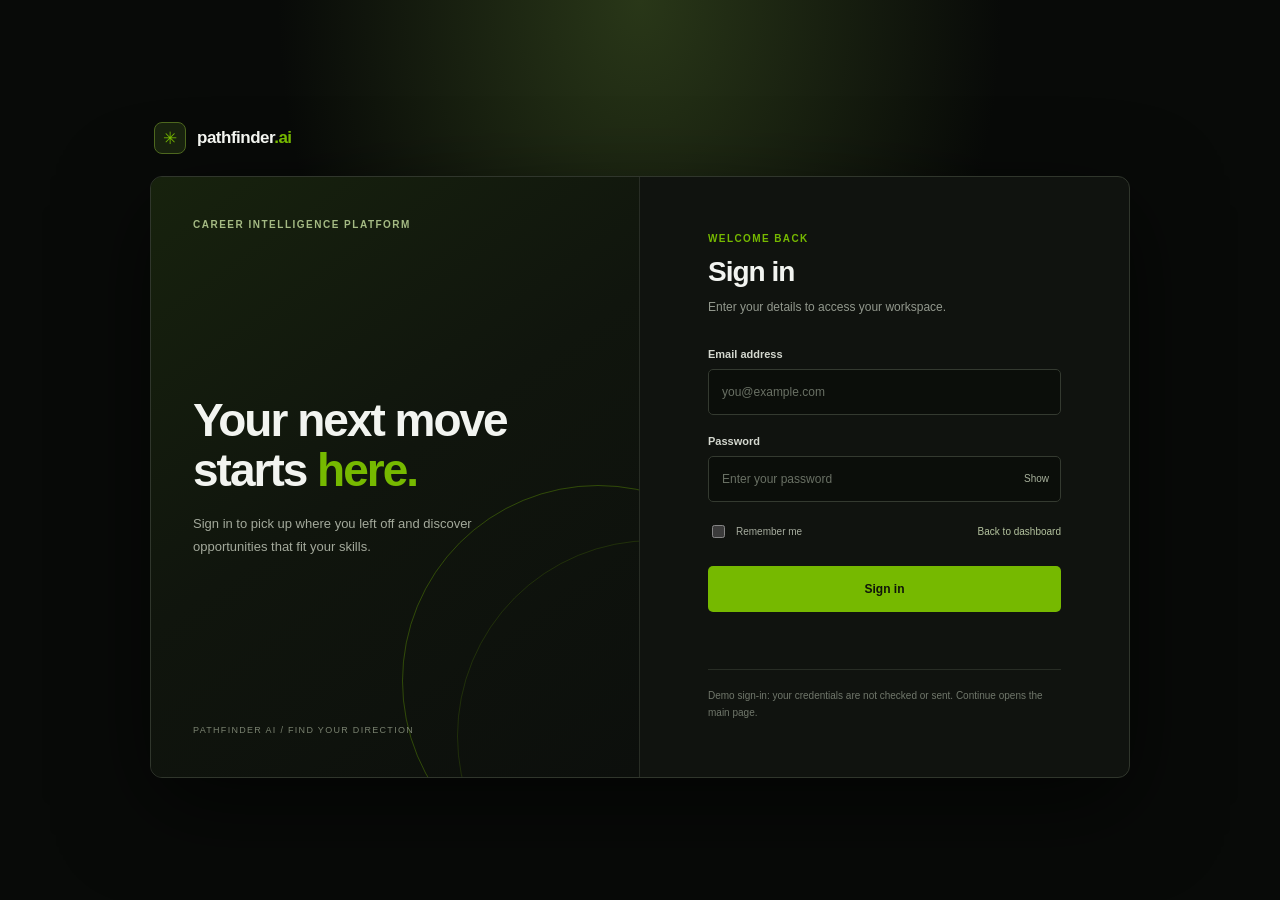
<file: LOGIN.HTML>
<!doctype html>
<html lang="en">
<head>
  <meta charset="utf-8">
  <meta name="viewport" content="width=device-width, initial-scale=1">
  <meta name="theme-color" content="#080a08">
  <title>Sign in — Pathfinder AI</title>
  <style>
    :root {
      color-scheme: dark;
      font-family: Inter, "Segoe UI", Arial, sans-serif;
      background: #080a08;
      color: #f2f4f0;
      font-synthesis: none;
      text-rendering: optimizeLegibility;
      --green: #76b900;
      --muted: #92988d;
      --line: #282d25;
    }
    * { box-sizing: border-box; }
    body {
      min-width: 320px;
      min-height: 100vh;
      margin: 0;
      display: grid;
      place-items: center;
      padding: 32px 20px;
      background:
        radial-gradient(ellipse at 50% 0%, #293718 0, transparent 40%),
        #080a08;
    }
    a { color: inherit; }
    .login-shell { width: min(100%, 980px); }
    .brand {
      display: inline-flex;
      align-items: center;
      gap: 11px;
      margin: 0 0 22px 4px;
      color: #f3f5f0;
      font-size: 17px;
      font-weight: 700;
      letter-spacing: -.5px;
      text-decoration: none;
    }
    .brand-mark {
      display: grid;
      width: 32px;
      height: 32px;
      place-items: center;
      border: 1px solid #4d671e;
      border-radius: 8px;
      background: #18220e;
      color: var(--green);
      font-size: 17px;
    }
    .brand-ai { color: var(--green); }
    .login-card {
      display: grid;
      min-height: 540px;
      grid-template-columns: 1fr 1fr;
      overflow: hidden;
      border: 1px solid #30362c;
      border-radius: 12px;
      background: #10130f;
      box-shadow: 0 28px 90px #0009;
    }
    .welcome-panel {
      position: relative;
      display: flex;
      flex-direction: column;
      justify-content: space-between;
      overflow: hidden;
      padding: 42px;
      background:
        linear-gradient(145deg, #17220d 0%, #10150d 48%, #0c0f0c 100%);
      border-right: 1px solid var(--line);
    }
    .welcome-panel::before, .welcome-panel::after {
      position: absolute;
      content: "";
      width: 390px;
      height: 390px;
      border: 1px solid #76b9002e;
      border-radius: 50%;
      pointer-events: none;
    }
    .welcome-panel::before { right: -210px; bottom: -155px; }
    .welcome-panel::after { right: -155px; bottom: -100px; border-color: #76b90055; }
    .eyebrow {
      position: relative;
      z-index: 1;
      color: #a4ba83;
      font-size: 10px;
      font-weight: 600;
      letter-spacing: 1.5px;
    }
    .welcome-copy { position: relative; z-index: 1; max-width: 340px; }
    .welcome-copy h1 {
      margin: 0 0 16px;
      font-size: clamp(32px, 4vw, 46px);
      line-height: 1.08;
      letter-spacing: -2px;
    }
    .welcome-copy h1 span { color: var(--green); }
    .welcome-copy p {
      max-width: 310px;
      margin: 0;
      color: #a3a99b;
      font-size: 13px;
      line-height: 1.8;
    }
    .panel-foot {
      position: relative;
      z-index: 1;
      color: #79816f;
      font-size: 9px;
      letter-spacing: 1.3px;
    }
    .form-panel {
      display: flex;
      flex-direction: column;
      justify-content: center;
      padding: 56px clamp(28px, 6vw, 68px);
    }
    .form-kicker {
      margin: 0 0 12px;
      color: var(--green);
      font-size: 10px;
      font-weight: 700;
      letter-spacing: 1.4px;
    }
    .form-panel h2 { margin: 0; font-size: 28px; letter-spacing: -1px; }
    .form-intro { margin: 9px 0 30px; color: var(--muted); font-size: 12px; line-height: 1.7; }
    .field { display: grid; gap: 9px; margin-bottom: 20px; }
    .field label { color: #d4d8cf; font-size: 11px; font-weight: 600; }
    .field input {
      width: 100%;
      height: 46px;
      padding: 0 13px;
      border: 1px solid #343a30;
      border-radius: 5px;
      outline: none;
      background: #0b0e0a;
      color: #f1f3ed;
      font: inherit;
      font-size: 12px;
      transition: border-color .2s, box-shadow .2s;
    }
    .field input::placeholder { color: #697064; }
    .field input:focus { border-color: var(--green); box-shadow: 0 0 0 3px #76b9001b; }
    .password-wrap { position: relative; }
    .password-wrap input { padding-right: 60px; }
    .show-password {
      position: absolute;
      top: 0;
      right: 0;
      height: 46px;
      padding: 0 12px;
      border: 0;
      background: transparent;
      color: #a8b19c;
      font: inherit;
      font-size: 10px;
      cursor: pointer;
    }
    .form-options { display: flex; align-items: center; justify-content: space-between; gap: 12px; margin: 1px 0 25px; }
    .remember { display: inline-flex; align-items: center; gap: 8px; color: #a6ac9e; font-size: 10px; cursor: pointer; }
    .remember input { accent-color: var(--green); }
    .back-link { color: #b4c39f; font-size: 10px; text-decoration: none; }
    .back-link:hover { color: #d0e7ae; }
    .submit-button {
      width: 100%;
      min-height: 46px;
      border: 0;
      border-radius: 5px;
      background: var(--green);
      color: #101509;
      font: inherit;
      font-size: 12px;
      font-weight: 700;
      cursor: pointer;
      transition: background .2s, transform .2s;
    }
    .submit-button:hover { transform: translateY(-1px); background: #8ed221; }
    .form-message {
      min-height: 18px;
      margin: 13px 0 0;
      color: #d4c77c;
      font-size: 11px;
      line-height: 1.6;
    }
    .form-note {
      margin: 26px 0 0;
      padding-top: 17px;
      border-top: 1px solid var(--line);
      color: #70776b;
      font-size: 10px;
      line-height: 1.7;
    }
    @media (max-width: 700px) {
      body { padding: 24px 16px; }
      .login-card { grid-template-columns: 1fr; }
      .welcome-panel { min-height: 225px; padding: 26px; border-right: 0; border-bottom: 1px solid var(--line); }
      .welcome-copy h1 { margin-bottom: 9px; font-size: 32px; }
      .welcome-copy p { font-size: 11px; }
      .panel-foot { margin-top: 26px; }
      .form-panel { padding: 32px 26px; }
    }
    @media (prefers-reduced-motion: reduce) {
      *, *::before, *::after { scroll-behavior: auto !important; transition-duration: .01ms !important; }
    }
  </style>
</head>
<body>
  <main class="login-shell">
    <a class="brand main-page-link" href="/" aria-label="Pathfinder AI home">
      <span class="brand-mark" aria-hidden="true">✳</span>
      <span>pathfinder<span class="brand-ai">.ai</span></span>
    </a>
    <section class="login-card" aria-labelledby="login-title">
      <div class="welcome-panel">
        <span class="eyebrow">CAREER INTELLIGENCE PLATFORM</span>
        <div class="welcome-copy">
          <h1>Your next move<br>starts <span>here.</span></h1>
          <p>Sign in to pick up where you left off and discover opportunities that fit your skills.</p>
        </div>
        <span class="panel-foot">PATHFINDER AI <span aria-hidden="true">/</span> FIND YOUR DIRECTION</span>
      </div>
      <div class="form-panel">
        <p class="form-kicker">WELCOME BACK</p>
        <h2 id="login-title">Sign in</h2>
        <p class="form-intro">Enter your details to access your workspace.</p>
        <form id="loginForm" novalidate>
          <div class="field">
            <label for="email">Email address</label>
            <input id="email" name="email" type="email" placeholder="you@example.com" autocomplete="username">
          </div>
          <div class="field">
            <label for="password">Password</label>
            <div class="password-wrap">
              <input id="password" name="password" type="password" placeholder="Enter your password" autocomplete="current-password">
              <button class="show-password" id="togglePassword" type="button" aria-controls="password" aria-label="Show password">Show</button>
            </div>
          </div>
          <div class="form-options">
            <label class="remember"><input type="checkbox" name="remember"> Remember me</label>
            <a class="back-link main-page-link" href="/">Back to dashboard</a>
          </div>
          <a href="INDEX.HTML"><button class="submit-button" type="submit">Sign in </button></a>
          <p class="form-message" id="formMessage" role="status" aria-live="polite"></p>
        </form>
        <p class="form-note">Demo sign-in: your credentials are not checked or sent. Continue opens the main page.</p>
      </div>
    </section>
  </main>
  <script>
    const password = document.getElementById("password");
    const togglePassword = document.getElementById("togglePassword");
    const loginForm = document.getElementById("loginForm");
    const mainPageUrl = window.location.protocol === "file:" ? "INDEX.HTML" : "/";

    document.querySelectorAll(".main-page-link").forEach(link => {
      link.href = mainPageUrl;
    });

    togglePassword.addEventListener("click", () => {
      const showPassword = password.type === "password";
      password.type = showPassword ? "text" : "password";
      togglePassword.textContent = showPassword ? "Hide" : "Show";
      togglePassword.setAttribute("aria-label", showPassword ? "Hide password" : "Show password");
    });

    loginForm.addEventListener("submit", event => {
      event.preventDefault();
      window.location.assign(mainPageUrl);
    });
  </script>
</body>
</html>
</file>
